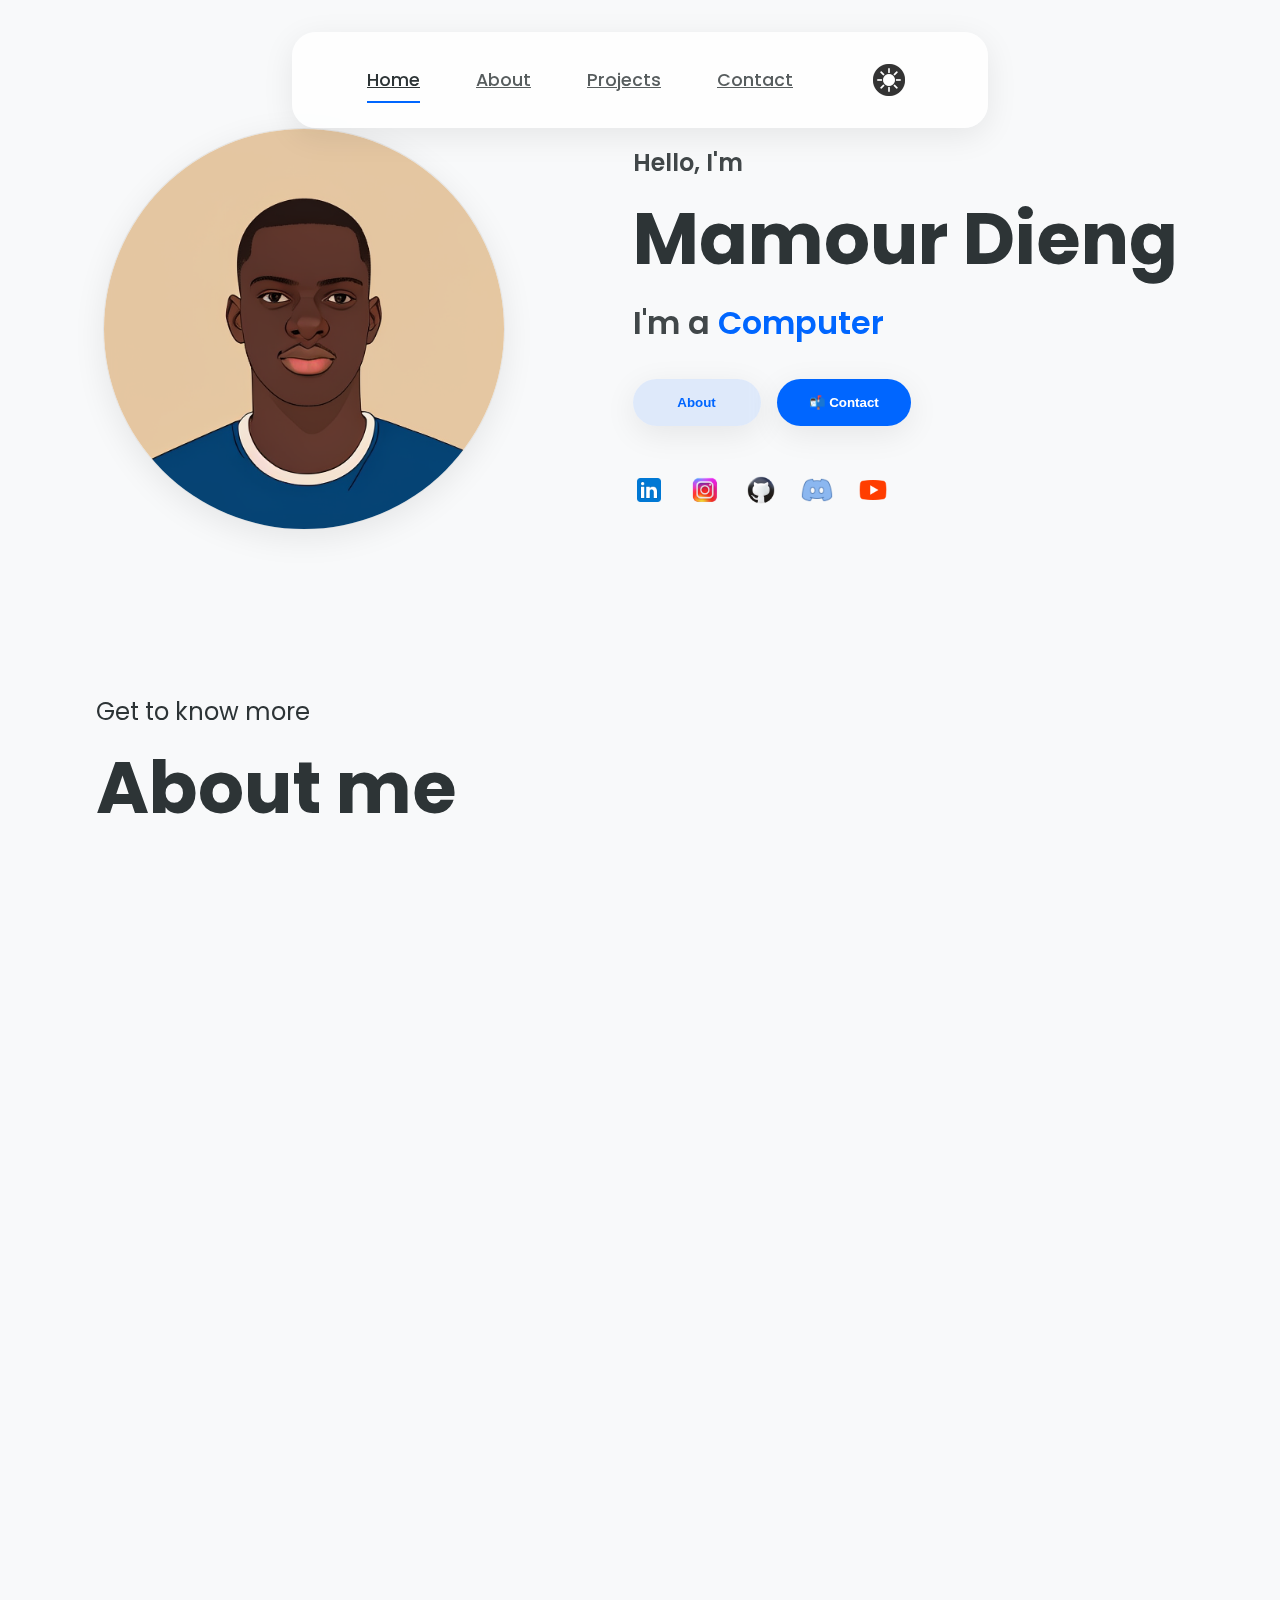
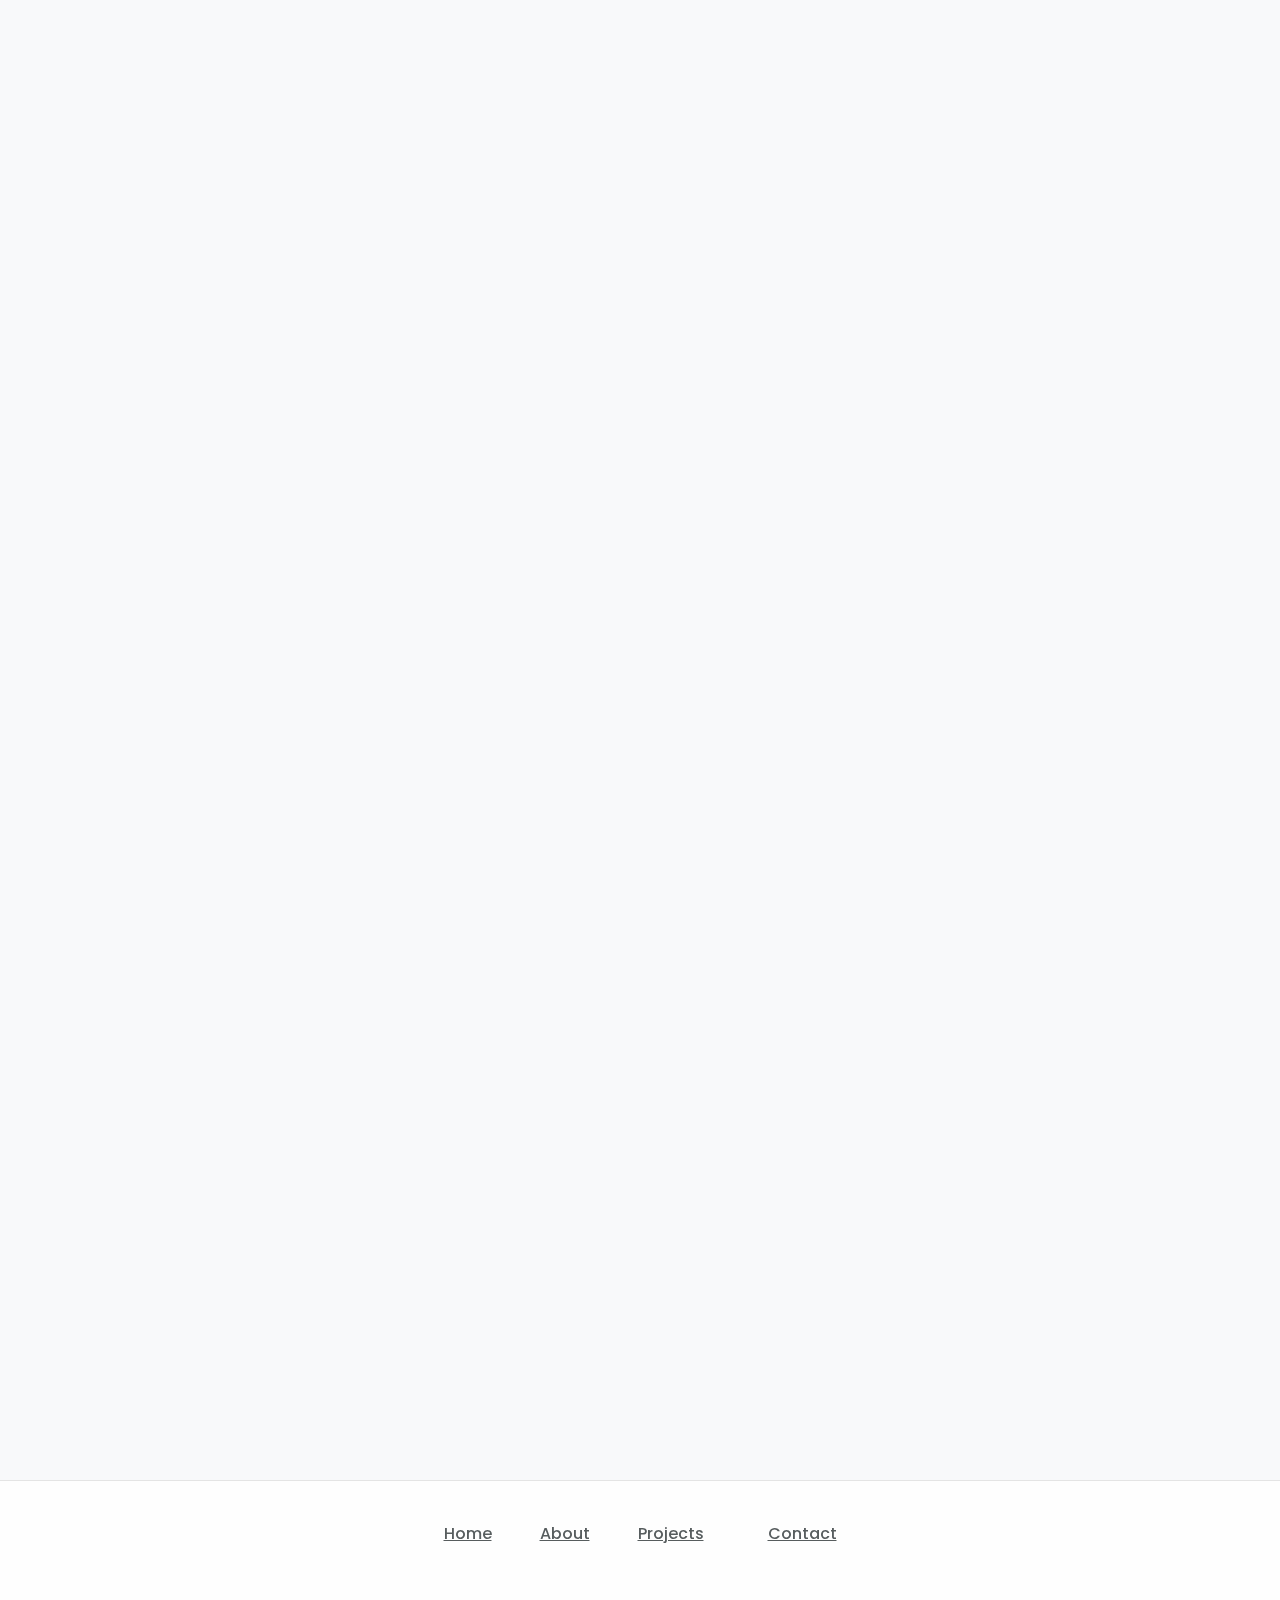
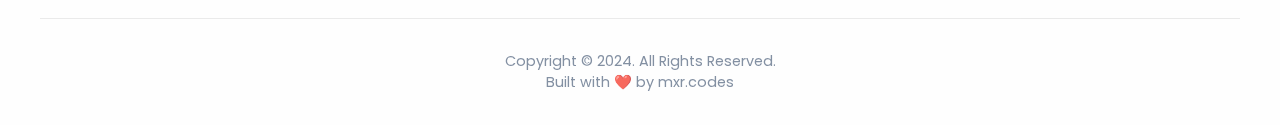
<file: index.htm>
<!DOCTYPE html>
<html lang="en">
<head>
    <meta charset="UTF-8">
    <meta name="viewport" content="width=device-width, initial-scale=1.0">
    <meta name="description" content="Mamour Dieng's personal Portfolio">
    <meta name="keywords" content="Mamour Dieng, mxr.codes, Mamour Dieng's Portfolio, Étudiant École Supérieure Polytechnique de Dakar">
    <meta name="author" content="Mamour Dieng">
    
    <!-- Open Graph Meta Tags -->
    <meta property="og:title" content="Mamour Dieng's Portfolio">
    <meta property="og:description" content="Explore my portfolio showcasing a Wordle game using Python, full-stack React applications, GitHub credentials integration, and more. Stay tuned for updates on YouTube and Instagram.">
    <meta property="og:url" content="https://mxr.codes">
    <meta property="og:image" content="https://mxr.codes/images/mypfp.png">
    <meta property="og:site_name" content="mxr.codes">
    <meta property="og:see_also" content="https://www.instagram.com/mxr.codes">

    <!-- Twitter Card Meta Tags. -->
    <meta name="twitter:card" content="summary_large_image">
    <meta name="twitter:title" content="Mamour Dieng's Portfolio">
    <meta name="twitter:description" content="Explore my portfolio showcasing a Wordle game using Python, full-stack React applications, GitHub credentials integration, and more. Stay tuned for updates on YouTube and Instagram.">
    <meta name="twitter:image" content="https://mxr.codes/images/mypfp.png">
    <meta name="twitter:site" content="@mxr.codes">
    
    <link rel="icon" type="image/png" href="images/favicon.ico">
    <link rel="stylesheet" type="text/css" href="style.css">
    <link rel="stylesheet" type="text/css" href="mediaqueries.css">
    <link rel="stylesheet" href="https://unpkg.com/aos@next/dist/aos.css" />
</head>
    
<body>
    <nav id="desktop-nav">
        <div>
            <ul class="nav-links">
                <li><a href="#profile" class="nav-link active">Home</a></li>
                <li><a href="#about" class="nav-link">About</a></li>
                <li><a href="#projects" class="nav-link">Projects</a></li>
                <li><a href="#contact" class="nav-link">Contact</a></li>
                <li>
                    <img
                      id="modeToggle"
                      class="icon color-icon"
                      src="./images/theme_light.png"
                      src-light="./images/theme_light.png"
                      src-dark="./images/theme_dark.png"
                      alt="Color theme icon"
                    />
                </li>
            </ul>
        </div>
    </nav>
    <nav id="hamburger-nav">
        <div class="logo">mxr.codes</div>
        <div class="hamburger-menu">
            <div class="hamburger-icon" onclick="toggleMenu()">
                <span></span>
                <span></span>
                <span></span>
            </div>
            <div class="menu-links">
                <li><a href="#home" onclick="toggleMenu()">Home</a></li>
                <li><a href="#about" onclick="toggleMenu()">About</a></li>
                <li><a href="#projects" onclick="toggleMenu()">Projects</a></li>
                <li><a href="#contact" onclick="toggleMenu()">Contact</a></li>
            </div>
        </div>
    </nav>
    <section id="profile">
        <div class="section__pic-container" data-aos="fade-right">
            <img class="me" src="/images/image.png" alt="profile-pic"/>
        </div>
        <div class="section__text" data-aos="fade-left">
            <p class="section__text__p1">Hello, I'm</p>
            <h1 class="title">Mamour Dieng</h1>
            <p class="section__text__p2">
                <span class="static-text">I'm a</span> 
                <span class="dynamic-text" data-period="2000" 
                      data-type='["Computer Science Student 👨🏾‍💻", "YouTuber 🎥", "Python & AI Enthusiast 🤖", "Content Creator ✨", "Chess Player ♟️"]'>
                </span>
            </p>
            <div class="btn-container">
                <button class="btn btn-color-2" onclick="location.href='#about'">
                    About
                </button>
                <button class="btn btn-color-1" onclick="location.href='#contact'">
                    📬 Contact
                </button>
            </div>
            <div id="socials-container">
                <a href="https://www.linkedin.com/in/mamour-dieng-394237261/" target="_blank" class="social-link" data-aos="fade-up" data-aos-delay="100">
                    <img src="images/icons/linkedin.png" alt="My LinkedIn profile" class="icon"/>
                </a>
                <a href="https://instagram.com/mxr.codes" target="_blank" class="social-link" data-aos="fade-up" data-aos-delay="200">
                    <img src="images/icons/instagram.png" alt="My Instagram profile" class="icon"/>
                </a>
                <a href="https://github.com/mamour-dx" target="_blank" class="social-link" data-aos="fade-up" data-aos-delay="300">
                    <img src="images/icons/github.png" alt="My GitHub profile" class="icon"/>
                </a>
                <a href="https://discord.gg/Q7MDwkQH3E" target="_blank" class="social-link" data-aos="fade-up" data-aos-delay="400">
                    <img src="images/icons/discord.png" alt="My Discord server" class="icon"/>
                </a>
                <a href="https://www.youtube.com/@mxr_codes" target="_blank" class="social-link" data-aos="fade-up" data-aos-delay="500">
                    <img src="images/icons/youtube.png" alt="My YouTube channel" class="icon"/>
                </a>
            </div>
        </div>
    </section>
    <section id="about">
        <p class="section__text__p1" data-aos="fade-up">Get to know more</p>
        <h1 class="title" data-aos="fade-up">About me</h1>
        <div class="section-container">
            <div class="section__pic-container" data-aos="fade-right">
                <img src="/images/about-me-pic.png" class="about-pic"/>
            </div>
            <div class="about-details-container" data-aos="fade-left">
                <div class="about-containers">
                    <div class="details-container" data-aos="zoom-in" data-aos-delay="100">
                        <img src="/images/icons/experience.png" alt="" class="icon"/>
                        <h3>Student</h3>
                        <p>DUT 1<br>École Supérieure Polytechnique de Dakar</p>
                    </div>
                    <div class="details-container" data-aos="zoom-in" data-aos-delay="200">
                        <img src="/images/icons/education.png" alt="" class="icon"/>
                        <h3>Content creator</h3>
                        <p>Instagram, YouTube and TikTok</p>
                    </div>
                </div>
                <div class="text-container" data-aos="fade-up">
                    <p>     
                        I started coding a little over six months ago, and the aspect I love most about computer science is the creativity. After self-teaching Python using <a href="https://cs50.harvard.edu/python/2022/" target="_blank">CS50P</a> course, I enrolloed ESP Dakar, where I learned about algotrithms,computer architecture, networks etc. <br>
                        Later on, I had the opportunity to use HTML/CSS and JavaScript, particularly with React. 
                    </p> 
                </div>
            </div>
        </div>
        <img src="/images/icons/arrow.png" class="icon arrow" onclick="location.href='#projects'" data-aos="fade-up">
    </section>
    <section id="projects">
        <p class="section__text__p1" data-aos="fade-up">Browse my recent</p>
        <h1 class="title" data-aos="fade-up">Projects</h1>
        <div class="experience-details-container">
          <div class="about-containers">

            <div class="details-container color-containers" data-aos="zoom-in">
                <div class="article-container">
                <img src="/images/CS50P.png" alt="Project 1" class="project-img">
                </div>
                <h2 class="experience-sub-title project-title"><a title="What is wordle?" href="https://www.nytimes.com/games/wordle/index.html" target="_blank">Wordle</a> game using Python</h2>
                <div class="btn-container">
                    <button class="btn btn-color-2 project-btn" onclick="location.href='https://github.com/mamour-dx/python-wordle-game'">Github</button>
                    <button class="btn btn-color-2 project-btn" onclick="location.href='https://certificates.cs50.io/f2751e08-4cd6-47ea-8532-13213b9c3344.pdf?size=letter'">Credentials</button>
                </div>
            </div>
        
            <div class="details-container color-containers" data-aos="zoom-in">
                <div class="article-container">
                <img src="/images/today-i-learned.png" alt="Project 2" class="project-img">
                </div>
                <h2 class="experience-sub-title project-title">Full-Stack Web Application with React</h2>
                <div class="btn-container">
                    <button class="btn btn-color-2 project-btn" onclick="window.open('https://todayilearned-mxr.netlify.app/', '_blank')">Live Demo</button>
                    <button class="btn btn-color-2 project-btn" onclick="window.open('https://www.udemy.com/certificate/UC-bf97c656-c227-4767-9c8a-800f71873448/','_blank')">Credentials</button>
                </div>
            </div>

            <div class="details-container color-containers" data-aos="zoom-in">
                <div class="article-container">
                <img src="/images/python-website.png" alt="Project 3" class="project-img">
                </div>
                <h2 class="experience-sub-title project-title">Python Quiz Application!</h2>
                <div class="btn-container">
                    <button class="btn btn-color-2 project-btn" onclick="window.open('https://python.mxr.codes/', '_blank')">Live Demo</button>
                    <button class="btn btn-color-2 project-btn" onclick="location.href='https://www.instagram.com/p/C7hyXpmtdHk/'">Instagram</button>
                </div>
            </div>

        </div>
        </div>
        <img src="/images/icons/arrow.png" class="icon arrow" onclick="location.href='#contact'" data-aos="fade-up">
    </section>
    <section id="contact">
        <p class="section__text__p1" data-aos="fade-up">Get in touch</p>
        <h1 class="title" data-aos="fade-up">Contact Me</h1>
        <div class="contact-info-upper-container" data-aos="zoom-in">
            <div class="contact-info-container">
                <img src="/images/icons/email.png" alt="email" class="icon contact-icon email-icon">
                <p><a href="mailto:contact@mxr.codes">contact@mxr.codes</a></p>
            </div>
            
        </div>
    </section>
    <footer>
        <div class="footer-content">
            <nav>
                <div class="nav-links-container">
                    <ul class="nav-links">
                        <li><a href="#profile">Home</a></li>
                        <li><a href="#about">About</a></li>
                        <li><a href="#projects">Projects</a></li>
                        <li><a href="#contact">Contact</a></li>
                    </ul>
                </div>
            </nav>
            <div class="footer-bottom">
                <p>Copyright &#169; 2024. All Rights Reserved.</p>
                <p>Built with ❤️ by mxr.codes</p>
            </div>
        </div>
    </footer>
    
    <script src="https://unpkg.com/aos@next/dist/aos.js"></script>
    <script src="script.js"></script>
</body>
</html>
</file>
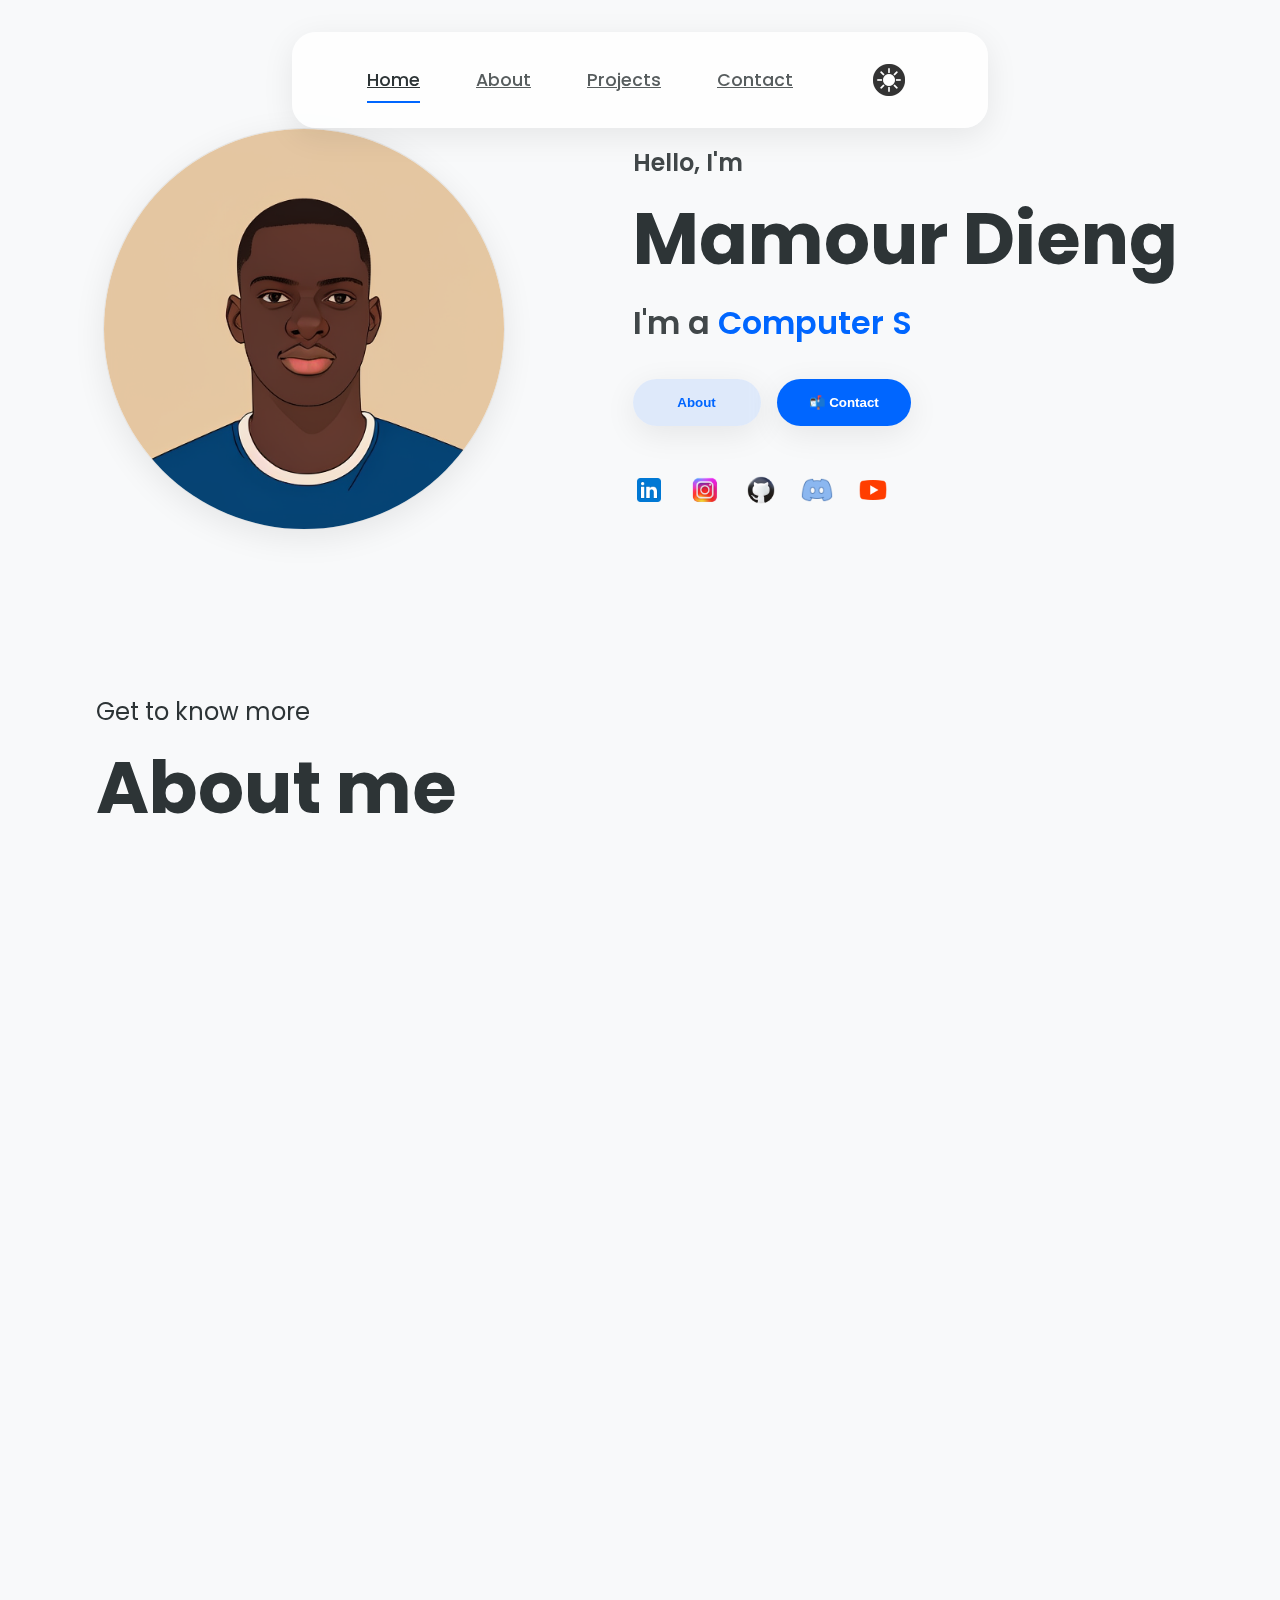
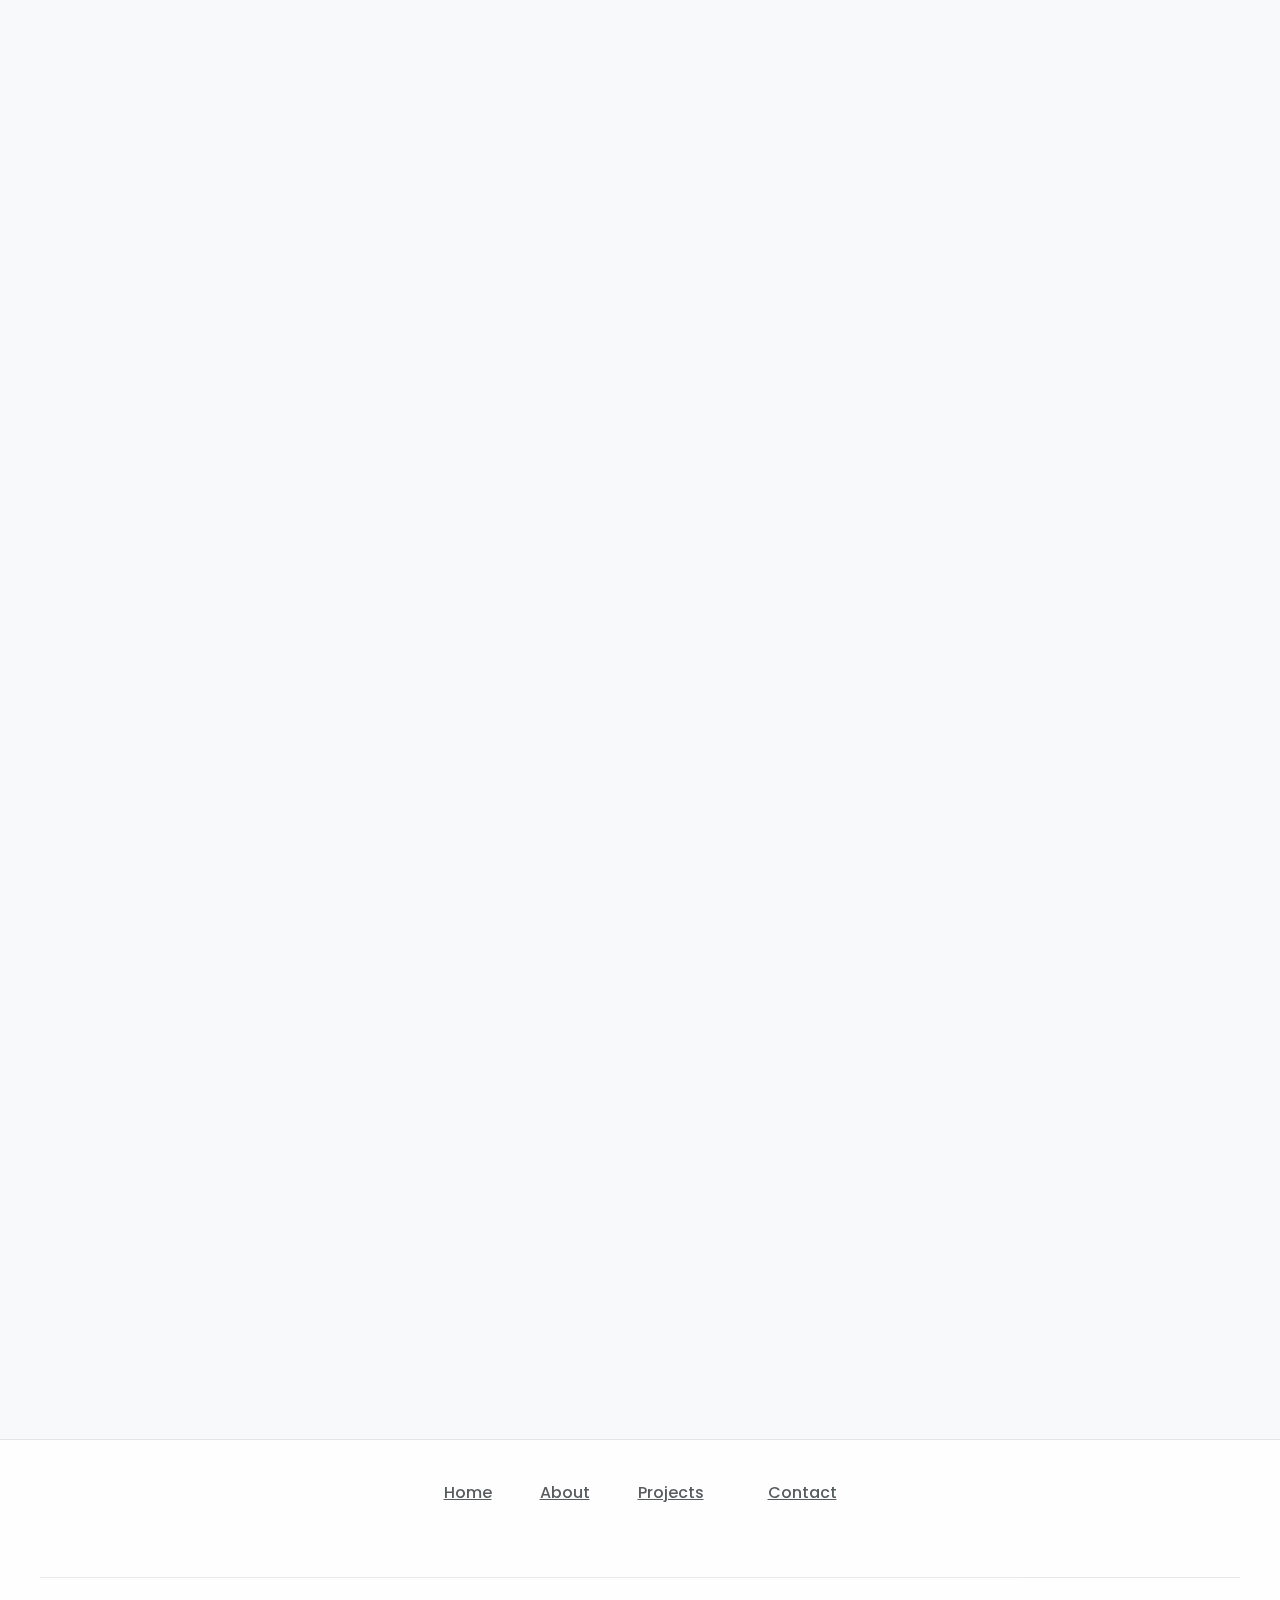
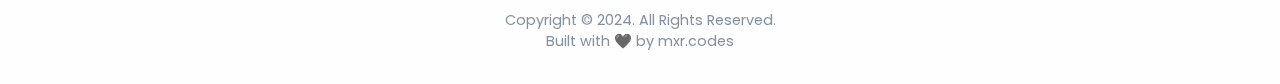
<file: index.html>
<!DOCTYPE html>
<html lang="en">
<head>
    <meta charset="UTF-8">
    <meta name="viewport" content="width=device-width, initial-scale=1.0">
    <meta name="description" content="Mamour Dieng's personal Portfolio">
    <meta name="keywords" content="Mamour Dieng, mxr.codes, Mamour Dieng's Portfolio, Étudiant École Supérieure Polytechnique de Dakar">
    <meta name="author" content="Mamour Dieng">
    
    <!-- Open Graph Meta Tags -->
    <meta property="og:title" content="Mamour Dieng's Portfolio">
    <meta property="og:description" content="Explore my portfolio showcasing a Wordle game using Python, full-stack React applications, GitHub credentials integration, and more. Stay tuned for updates on YouTube and Instagram.">
    <meta property="og:url" content="https://mxr.codes">
    <meta property="og:image" content="https://mxr.codes/images/mypfp.png">
    <meta property="og:site_name" content="mxr.codes">
    <meta property="og:see_also" content="https://www.instagram.com/mxr.codes">

    <!-- Twitter Card Meta Tags. -->
    <meta name="twitter:card" content="summary_large_image">
    <meta name="twitter:title" content="Mamour Dieng's Portfolio">
    <meta name="twitter:description" content="Explore my portfolio showcasing a Wordle game using Python, full-stack React applications, GitHub credentials integration, and more. Stay tuned for updates on YouTube and Instagram.">
    <meta name="twitter:image" content="https://mxr.codes/images/mypfp.png">
    <meta name="twitter:site" content="@mxr.codes">
    
    <link rel="icon" type="image/png" href="images/favicon.ico">
    <link rel="stylesheet" type="text/css" href="style.css">
    <link rel="stylesheet" type="text/css" href="mediaqueries.css">
    <link rel="stylesheet" href="https://unpkg.com/aos@next/dist/aos.css" />
</head>
    
<body>
    <nav id="desktop-nav">
        <div>
            <ul class="nav-links">
                <li><a href="#profile" class="nav-link active">Home</a></li>
                <li><a href="#about" class="nav-link">About</a></li>
                <li><a href="#projects" class="nav-link">Projects</a></li>
                <li><a href="#contact" class="nav-link">Contact</a></li>
                <li>
                    <img
                      id="modeToggle"
                      class="icon color-icon"
                      src="./images/theme_light.png"
                      src-light="./images/theme_light.png"
                      src-dark="./images/theme_dark.png"
                      alt="Color theme icon"
                    />
                </li>
            </ul>
        </div>
    </nav>
    <nav id="hamburger-nav">
        <div class="logo">mxr.codes</div>
        <div class="hamburger-menu">
            <div class="hamburger-icon" onclick="toggleMenu()">
                <span></span>
                <span></span>
                <span></span>
            </div>
            <div class="menu-links">
                <li><a href="#home" onclick="toggleMenu()">Home</a></li>
                <li><a href="#about" onclick="toggleMenu()">About</a></li>
                <li><a href="#projects" onclick="toggleMenu()">Projects</a></li>
                <li><a href="#contact" onclick="toggleMenu()">Contact</a></li>
            </div>
        </div>
    </nav>
    <section id="profile">
        <div class="section__pic-container" data-aos="fade-right">
            <img class="me" src="/images/image.png" alt="profile-pic"/>
        </div>
        <div class="section__text" data-aos="fade-left">
            <p class="section__text__p1">Hello, I'm</p>
            <h1 class="title">Mamour Dieng</h1>
            <p class="section__text__p2">
                <span class="static-text">I'm a</span> 
                <span class="dynamic-text" data-period="2000" 
                      data-type='["Computer Science Student", "Developer", "Python & AI Enthusiast 🤖", "YouTuber 🎥",  "Chess Player ♟️"]'>
                </span>
            </p>
            <div class="btn-container">
                <button class="btn btn-color-2" onclick="location.href='#about'">
                    About
                </button>
                <button class="btn btn-color-1" onclick="location.href='#contact'">
                    📬 Contact
                </button>
            </div>
            <div id="socials-container">
                <a href="https://www.linkedin.com/in/mamour-d-394237261/" target="_blank" class="social-link" data-aos="fade-up" data-aos-delay="100">
                    <img src="images/icons/linkedin.png" alt="My LinkedIn profile" class="icon"/>
                </a>
                <a href="https://instagram.com/mxr.codes" target="_blank" class="social-link" data-aos="fade-up" data-aos-delay="200">
                    <img src="images/icons/instagram.png" alt="My Instagram profile" class="icon"/>
                </a>
                <a href="https://github.com/mamour-dx" target="_blank" class="social-link" data-aos="fade-up" data-aos-delay="300">
                    <img src="images/icons/github.png" alt="My GitHub profile" class="icon"/>
                </a>
                <a href="https://discord.gg/Q7MDwkQH3E" target="_blank" class="social-link" data-aos="fade-up" data-aos-delay="400">
                    <img src="images/icons/discord.png" alt="My Discord server" class="icon"/>
                </a>
                <a href="https://www.youtube.com/@mxr_codes" target="_blank" class="social-link" data-aos="fade-up" data-aos-delay="500">
                    <img src="images/icons/youtube.png" alt="My YouTube channel" class="icon"/>
                </a>
            </div>
        </div>
    </section>
    <section id="about">
        <p class="section__text__p1" data-aos="fade-up">Get to know more</p>
        <h1 class="title" data-aos="fade-up">About me</h1>
        <div class="section-container">
            <div class="section__pic-container" data-aos="fade-right">
                <img src="/images/about-me-pic.png" class="about-pic"/>
            </div>
            <div class="about-details-container" data-aos="fade-left">
                <div class="about-containers">
                    <div class="details-container" data-aos="zoom-in" data-aos-delay="100">
                        <img src="/images/icons/experience.png" alt="" class="icon"/>
                        <h3>Student</h3>
                        <p>DUT 2<br>École Supérieure Polytechnique de Dakar</p>
                    </div>
                    <div class="details-container" data-aos="zoom-in" data-aos-delay="200">
                        <img src="/images/icons/education.png" alt="" class="icon"/>
                        <h3>Content creator</h3>
                        <p>Instagram, YouTube and TikTok</p>
                    </div>
                </div>
                <div class="text-container" data-aos="fade-up">
                    <p>     
                        I started coding in July 2024, and the aspect I love most about computer science is the creativity. After self-teaching Python using <a href="https://cs50.harvard.edu/python/2022/" target="_blank">CS50P</a> course, I enrolloed ESP Dakar, where I learned about algotrithms, computer architecture, networks etc. I learned (and still learning) multiple programming languages at school like C, Java, PHP, SQL for Databases etc. <br>
                        I also had the opportunity to use HTML/CSS and JavaScript, particularly with React JS. 
                    </p> 
                </div>
            </div>
        </div>
        <img src="/images/icons/arrow.png" class="icon arrow" onclick="location.href='#projects'" data-aos="fade-up">
    </section>
    <section id="projects">
        <p class="section__text__p1" data-aos="fade-up">Browse my recent</p>
        <h1 class="title" data-aos="fade-up">Projects</h1>
        <div class="projects-container">
            <div class="project-card" data-aos="fade-up">
                <div class="project-image">
                    <img src="/images/git-website.png" alt="Git Tutorial Website" class="project-img">
                    <div class="project-overlay">
                        <div class="tech-stack">
                            <span class="tech-tag">HTML</span>
                            <span class="tech-tag">CSS</span>
                            <span class="tech-tag">Git</span>
                            <span class="tech-tag">GitHub CI/CD</span>
                        </div>
                    </div>
                </div>
                <div class="project-content">
                    <h3 class="project-title">Learn Git Essentials</h3>
                    <p class="project-description">An interactive and concise tutorial to learn Git basics. Designed to help beginners quickly understand this essential tool in software development.</p>
                    <div class="btn-container">
                        <button class="btn project-btn btn-color-2" onclick="window.open('https://git.mxr.codes', '_blank')">Live Demo</button>
                        <button class="btn project-btn btn-color-1" onclick="window.open('https://github.com/mamour-dx/learn-git', '_blank')">Github</button>
                    </div>
                </div>
            </div>
            <div class="project-card" data-aos="fade-up">
                <div class="project-image">
                    <img src="/images/notemaster.png" alt="NoteMaster App" class="project-img">
                    <div class="project-overlay">
                        <div class="tech-stack">
                            <span class="tech-tag">Python</span>
                            <span class="tech-tag">Streamlit</span>
                            <span class="tech-tag">GitHub</span>
                            <span class="tech-tag">Deepseek API</span>
                        </div>
                    </div>
                </div>
                <div class="project-content">
                    <h3 class="project-title">NoteMaster</h3>
                    <p class="project-description">An active learning MVP application that allows you to take notes, generate questions, and track your progress in your courses.</p>
                    <div class="btn-container">
                        <button class="btn btn-color-2 project-btn" onclick="window.open('https://notemaster.streamlit.app', '_blank')">
                            Live Demo
                        </button>
                        <button class="btn btn-color-1 project-btn" onclick="window.open('https://www.youtube.com/watch?v=1hFGjvgwC_8', '_blank')">
                            YouTube
                        </button>
                    </div>
                </div>
            </div>

            <div class="project-card" data-aos="fade-up" data-aos-delay="200">
                <div class="project-image">
                    <img src="/images/python-website.png" alt="Python Quiz" class="project-img">
                    <div class="project-overlay">
                        <div class="tech-stack">
                            <span class="tech-tag">HTML</span>
                            <span class="tech-tag">CSS</span>
                            <span class="tech-tag">JavaScript</span>
                            <span class="tech-tag">Quiz App</span>
                        </div>
                    </div>
                </div>
                <div class="project-content">
                    <h3 class="project-title">Python Quiz Application</h3>
                    <p class="project-description">An interactive quiz application to test your Python knowledge with various difficulty levels and topics.</p>
                    <div class="btn-container">
                        <button class="btn btn-color-2 project-btn" onclick="window.open('https://python.mxr.codes/', '_blank')">
                            Live Demo
                        </button>
                        <button class="btn btn-color-1 project-btn" onclick="location.href='https://www.instagram.com/p/C7hyXpmtdHk/'">
                            Instagram
                        </button>
                    </div>
                </div>
            </div>

            <div class="project-card" data-aos="fade-up" data-aos-delay="400">
                <div class="project-image">
                    <img src="/images/CS50P.png" alt="Wordle Game" class="project-img">
                    <div class="project-overlay">
                        <div class="tech-stack">
                            <span class="tech-tag">Python</span>
                            <span class="tech-tag">CLI</span>
                            <span class="tech-tag">Game Dev</span>
                            <span class="tech-tag">CS50</span>
                        </div>
                    </div>
                </div>
                <div class="project-content">
                    <h3 class="project-title"><a title="What is wordle?" href="https://www.nytimes.com/games/wordle/index.html" target="_blank">Wordle</a> game using Python</h3>
                    <p class="project-description">A command-line implementation of the popular Wordle game built with Python as part of the CS50P course.</p>
                    <div class="btn-container">
                        <button class="btn btn-color-1 project-btn" onclick="location.href='https://github.com/mamour-dx/python-wordle-game'">
                            Github
                        </button>
                        <button class="btn btn-color-2 project-btn" onclick="location.href='https://certificates.cs50.io/f2751e08-4cd6-47ea-8532-13213b9c3344.pdf?size=letter'">
                            Credentials
                        </button>
                    </div>
                </div>
            </div>

            <div class="project-card" data-aos="fade-up" data-aos-delay="600">
                <div class="project-image">
                    <img src="/images/today-i-learned.png" alt="Today I Learned" class="project-img">
                    <div class="project-overlay">
                        <div class="tech-stack">
                            <span class="tech-tag">React</span>
                            <span class="tech-tag">JavaScript</span>
                            <span class="tech-tag">CSS</span>
                            <span class="tech-tag">Full-Stack</span>
                        </div>
                    </div>
                </div>
                <div class="project-content">
                    <h3 class="project-title">Full-Stack Web Application with React</h3>
                    <p class="project-description">A web application built with React that allows users to share and discover interesting facts they've learned.</p>
                    <div class="btn-container">
                        <button class="btn btn-color-2 project-btn" onclick="window.open('https://todayilearned-mxr.netlify.app/', '_blank')">
                            Live Demo
                        </button>
                        <button class="btn btn-color-1 project-btn" onclick="location.href='https://github.com/mamour-dx/Web-App'">
                            GitHub
                        </button>
                    </div>
                </div>
            </div>
        </div>
        
        <div class="technologies-section" data-aos="fade-up">
            <h2 class="technologies-title">My Toolbox ⚒️</h2>
            <div class="technologies-container">
                <div class="technology-item" data-aos="zoom-in" data-aos-delay="50">
                    <img src="/images/technologies/python.png" alt="Python" class="technology-icon">
                    <span class="technology-name">Python</span>
                </div>
                <div class="technology-item" data-aos="zoom-in" data-aos-delay="100">
                    <img src="/images/technologies/html.png" alt="HTML" class="technology-icon">
                    <span class="technology-name">HTML</span>
                </div>
                <div class="technology-item" data-aos="zoom-in" data-aos-delay="150">
                    <img src="/images/technologies/css.png" alt="CSS" class="technology-icon">
                    <span class="technology-name">CSS</span>
                </div>
                <div class="technology-item" data-aos="zoom-in" data-aos-delay="200">
                    <img src="/images/technologies/javascript.png" alt="JavaScript" class="technology-icon">
                    <span class="technology-name">JavaScript</span>
                </div>
                <div class="technology-item" data-aos="zoom-in" data-aos-delay="250">
                    <img src="/images/technologies/react.png" alt="React" class="technology-icon">
                    <span class="technology-name">React</span>
                </div>
                <div class="technology-item" data-aos="zoom-in" data-aos-delay="300">
                    <img src="/images/technologies/streamlit.png" alt="Streamlit" class="technology-icon">
                    <span class="technology-name">Streamlit</span>
                </div>
                <div class="technology-item" data-aos="zoom-in" data-aos-delay="350">
                    <img src="/images/technologies/github.png" alt="GitHub" class="technology-icon">
                    <span class="technology-name">GitHub</span>
                </div>
                <div class="technology-item" data-aos="zoom-in" data-aos-delay="400">
                    <img src="/images/technologies/git.png" alt="Git" class="technology-icon">
                    <span class="technology-name">Git</span>
                </div>
                <div class="technology-item" data-aos="zoom-in" data-aos-delay="450">
                    <img src="/images/technologies/cli.png" alt="Command Line" class="technology-icon">
                    <span class="technology-name">CLI</span>
                </div>
                <div class="technology-item" data-aos="zoom-in" data-aos-delay="500">
                    <img src="/images/technologies/deepseek.png" alt="Deepseek API" class="technology-icon">
                    <span class="technology-name">AI API</span>
                </div>
            </div>
        </div>
        
        <img src="/images/icons/arrow.png" class="icon arrow" onclick="location.href='#contact'" data-aos="fade-up">
    </section>
    <section id="contact">
        <p class="section__text__p1" data-aos="fade-up">Get in touch</p>
        <h1 class="title" data-aos="fade-up">Contact Me</h1>
        <div class="contact-info-upper-container" data-aos="zoom-in">
            <div class="contact-info-container">
                <img src="/images/icons/email.png" alt="email" class="icon contact-icon email-icon">
                <p><a href="mailto:contact@mxr.codes">contact@mxr.codes</a></p>
            </div>
            
        </div>
    </section>
    <footer>
        <div class="footer-content">
            <nav>
                <div class="nav-links-container">
                    <ul class="nav-links">
                        <li><a href="#profile">Home</a></li>
                        <li><a href="#about">About</a></li>
                        <li><a href="#projects">Projects</a></li>
                        <li><a href="#contact">Contact</a></li>
                    </ul>
                </div>
            </nav>
            <div class="footer-bottom">
                <p>Copyright &#169; 2024. All Rights Reserved.</p>
                <p>Built with 🖤 by mxr.codes</p>
            </div>
        </div>
    </footer>
    
    <script src="https://unpkg.com/aos@next/dist/aos.js"></script>
    <script src="script.js"></script>
</body>
</html>
</file>
<file: style.css>
@import url("https://fonts.googleapis.com/css2?family=Poppins:wght@300;400;500;600&display=swap");

/* Default Light Mode */
:root {
  --primary-color: #ffffff;
  --background-color: #f8f9fa;
  --text-color: #2d3436;
  --text-color-light: #64748b;
  --accent-color: #0066FF;
  --accent-color-light: rgba(0, 102, 255, 0.1);
  --glass: rgba(255, 255, 255, 0.8);
  --glass-dark: rgba(255, 255, 255, 0.95);
  --shadow: 0 8px 32px 0 rgba(0, 0, 0, 0.08);
  --backdrop: blur(10px);
  --border-color: rgba(0, 0, 0, 0.1);
}

/* Dark Mode */
[theme="dark"] {
  --primary-color: #0a0a0a;
  --background-color: #000000;
  --text-color: #ffffff;
  --text-color-light: #94a3b8;
  --accent-color: #3b82f6;
  --accent-color-light: rgba(59, 130, 246, 0.1);
  --glass: rgba(0, 0, 0, 0.8);
  --glass-dark: rgba(0, 0, 0, 0.95);
  --shadow: 0 8px 32px 0 rgba(0, 0, 0, 0.3);
  --border-color: rgba(255, 255, 255, 0.1);
}

* {
  margin: 0;
  padding: 0;
}

h3 {
  color: var(--text-color);
}

body {
  font-family: "Poppins", sans-serif;
  background-color: var(--background-color);
  color: var(--text-color);
}

html {
  scroll-behavior: smooth;
}

p {
  color: var(--text-color-light);
}

/* TRANSITION */

a,
.btn {
  transition: all 300ms ease;
}

/* DESKTOP NAV */

nav {
  position: fixed;
  top: 2rem;
  left: 50%;
  transform: translateX(-50%);
  width: auto;
  min-width: 600px;
  background: var(--glass);
  backdrop-filter: var(--backdrop);
  -webkit-backdrop-filter: var(--backdrop);
  z-index: 1000;
  border-radius: 1.5rem;
  padding: 1rem 3rem;
  box-shadow: var(--shadow);
  height: auto;
  display: flex;
  justify-content: center;
}

.nav-links {
  display: flex;
  align-items: center;
  gap: 3.5rem;
  list-style: none;
  font-size: 1.1rem;
  padding: 0.5rem 1rem;
  margin: 0;
}

.nav-links li {
  display: flex;
  align-items: center;
}

.nav-links a {
  position: relative;
  padding: 0.5rem 0;
  font-weight: 500;
  color: var(--text-color);
  opacity: 0.8;
  transition: all 0.3s ease;
  white-space: nowrap;
}

.nav-links a:hover {
  opacity: 1;
  text-decoration: none;
  transform: translateY(-1px);
}

.nav-links a::after {
  content: '';
  position: absolute;
  bottom: -2px;
  left: 0;
  width: 0;
  height: 2px;
  background: var(--accent-color);
  transition: width 0.3s ease;
}

.nav-links a:hover::after {
  width: 100%;
}

.nav-links a.active {
  opacity: 1;
}

.nav-links a.active::after {
  width: 100%;
}

.nav-links li:last-child {
  margin-left: 1rem;
}

#modeToggle {
  padding: 0.5rem;
  cursor: pointer;
  transition: transform 0.3s ease;
}

#modeToggle:hover {
  transform: rotate(45deg);
}

.logo {
  display: none;
}

/* HAMBURGER MENU */

#hamburger-nav {
  display: none;
}

.hamburger-menu {
  position: relative;
  display: inline-block;
}

.hamburger-icon {
  display: flex;
  flex-direction: column;
  justify-content: space-between;
  height: 24px;
  width: 30px;
  cursor: pointer;
}

.hamburger-icon span {
  width: 100%;
  height: 2px;
  background-color: var(--text-color);
  transition: all 0.3 ease-in-out;
}

.menu-links {
  position: absolute;
  top: 100%;
  right: 0;
  background-color: var(--glass-dark);
  width: fit-content;
  max-height: 0;
  overflow: hidden;
  transition: all 0.3 ease-in-out;
}

.menu-links a {
  display: block;
  padding: 10px;
  text-align: center;
  font-size: 1.5rem;
  color: var(--text-color);
  text-decoration: none;
  transition: all 0.3 ease-in-out;
}

.menu-links li {
  list-style: none;
}

.menu-links.open {
  max-height: 300px;
}

.hamburger-icon.open span:first-child {
  transform: rotate(45deg) translate(10px, 5px);
}

.hamburger-icon.open span:nth-child(2) {
  opacity: 0;
}

.hamburger-icon.open span:last-child {
  transform: rotate(-45deg) translate(10px, -5px);
}

.hamburger-icon span:first-child {
  transform: none;
}

.hamburger-icon span:first-child {
  opacity: 1;
}

.hamburger-icon span:first-child {
  transform: none;
}

/* SECTIONS */

section {
  padding-top: 4vh;
  height: 96vh;
  margin: 0 10rem;
  box-sizing: border-box;
  min-height: fit-content;
}

.section-container {
  display: flex;
}

/* PROFILE SECTION */

#profile {
  display: flex;
  justify-content: center;
  align-items: center;
  gap: 8rem;
  height: 100vh;
  margin: 0;
  padding: 0 10rem;
  background: var(--background-color);
}

.section__pic-container {
  position: relative;
  overflow: hidden;
  border-radius: 50%;
  box-shadow: var(--shadow);
  animation: float 6s ease-in-out infinite;
  height: 400px;
  width: 400px;
  display: flex;
  justify-content: center;
  align-items: center;
  background: var(--glass);
  backdrop-filter: var(--backdrop);
  -webkit-backdrop-filter: var(--backdrop);
  border: 1px solid var(--border-color);
}

.section__pic-container img.me {
  width: 100%;
  height: 100%;
  object-fit: cover;
  object-position: center;
}

.section__text {
  align-self: center;
  text-align: left;
  animation: fadeIn 1s ease-in;
  max-width: 600px;
}

@keyframes fadeIn {
  from { opacity: 0; transform: translateY(20px); }
  to { opacity: 1; transform: translateY(0); }
}

.section__text p {
  font-weight: 600;
}

.section__text__p1 {
  font-size: 1.5rem;
  margin-bottom: 1rem;
  color: var(--text-color);
  opacity: 0.9;
}

.section__text__p2 {
  font-size: 2rem;
  margin-bottom: 2rem;
  min-height: 3rem;
  text-align: left;
}

.section__text__p2 .static-text {
  color: var(--text-color);
  opacity: 0.9;
}

.section__text__p2 .dynamic-text {
  color: var(--accent-color);
  font-weight: 600;
}

.title {
  font-size: 4.5rem;
  line-height: 1.2;
  margin-bottom: 1rem;
  background: none;
  -webkit-background-clip: unset;
  background-clip: unset;
  color: var(--text-color);
  font-weight: 700;
  text-align: left;
}

#socials-container {
  display: flex;
  justify-content: flex-start;
  margin-top: 3rem;
  gap: 1.5rem;
}

.social-link {
  opacity: 0.7;
  transition: all 0.3s ease;
}

.social-link:hover {
  opacity: 1;
  transform: translateY(-3px);
}

/* ICONS */

.icon {
  cursor: pointer;
  height: 2rem;
}

/* BUTTONS */

.btn-container {
  display: flex;
  justify-content: flex-start;
  margin-top: 2rem;
  gap: 1rem;
}

.btn {
  font-weight: 600;
  transition: all 300ms ease;
  padding: 1rem 2rem;
  width: auto;
  min-width: 8rem;
  border-radius: 2rem;
  background: var(--glass);
  backdrop-filter: var(--backdrop);
  -webkit-backdrop-filter: var(--backdrop);
  border: 1px solid var(--border-color);
  box-shadow: var(--shadow);
  color: var(--text-color);
}

.btn:hover {
  transform: translateY(-3px);
  box-shadow: 0 10px 20px rgba(0, 0, 0, 0.2);
}

.btn:active {
  transform: translateY(-1px);
  box-shadow: 0 5px 10px rgba(0, 0, 0, 0.2);
}

.btn-color-1,
.btn-color-2 {
  border: var(--border-color);
  color: var(--text-color-light);
}

.btn-color-1:hover,
.btn-color-2:hover {
  cursor: pointer;
}

.btn-color-1,
.btn-color-2:hover {
  background: var(--accent-color);
  color: white;
}

.btn-color-1:hover {
  background: var(--text-color);
}

.btn-color-2 {
  background: var(--accent-color-light);
  color: var(--accent-color);
}

.btn-color-2:hover {
  border: var(--border-color);
  background: var(--text-color);
}

.btn-container {
  gap: 1rem;
}

/* ABOUT SECTION */

#about {
  position: relative;
}

.about-containers {
  gap: 2rem;
  margin-bottom: 2rem;
  margin-top: 2rem;
}

.about-details-container {
  justify-content: center;
  flex-direction: column;
}

.about-containers,
.about-details-container {
  display: flex;
}

.about-pic {
  border-radius: 2rem;
  width: 100%;
  height: 100%;
  object-fit: cover;
}

.arrow {
  position: absolute;
  right: -5rem;
  bottom: 2.5rem;
}

.details-container {
  padding: 1.5rem;
  flex: 1;
  background: var(--glass);
  backdrop-filter: var(--backdrop);
  -webkit-backdrop-filter: var(--backdrop);
  border-radius: 2rem;
  border: 1px solid var(--border-color);
  box-shadow: var(--shadow);
  text-align: center;
  transition: transform 0.3s ease;
}

.details-container:hover {
  transform: translateY(-5px);
}

.section-container {
  gap: 5rem;
  height: 80%;
  align-items: center;
}

#about .section__pic-container {
  height: 400px;
  width: 500px;
  margin: auto 0;
  border-radius: 2rem;
  overflow: hidden;
}

#about .about-details-container {
  flex: 1;
  max-width: 600px;
}

/* EXPERIENCE SECTION */

#experience {
  position: relative;
}

.experience-sub-title {
  color: var(--text-color);
  font-weight: 600;
  font-size: 1.75rem;
  margin-bottom: 2rem;
}

.experience-details-container {
  display: flex;
  justify-content: center;
  flex-direction: column;
}

.article-container {
  display: flex;
  text-align: initial;
  flex-wrap: wrap;
  flex-direction: row;
  gap: 2.5rem;
  justify-content: space-around;
}

article {
  display: flex;
  width: 10rem;
  justify-content: space-around;
  gap: 0.5rem;
}

article .icon {
  cursor: default;
}

/* PROJECTS SECTION */

#projects {
  position: relative;
  padding: 6rem 0;
}

.projects-container {
  display: grid;
  grid-template-columns: repeat(auto-fill, minmax(300px, 1fr));
  gap: 3rem;
  max-width: 1400px;
  margin: 3rem auto 0;
  padding: 0 2rem;
}

.project-card {
  position: relative;
  background: rgba(255, 255, 255, 0.05);
  backdrop-filter: blur(10px);
  -webkit-backdrop-filter: blur(10px);
  border-radius: 0.75rem;
  overflow: hidden;
  box-shadow: 0 10px 30px rgba(0, 0, 0, 0.1);
  transition: all 0.4s ease;
  height: 100%;
  display: flex;
  flex-direction: column;
  border: 1px solid rgba(255, 255, 255, 0.1);
}

[theme="dark"] .project-card {
  background: rgba(0, 0, 0, 0.2);
  box-shadow: 0 10px 30px rgba(0, 0, 0, 0.3);
}

.project-card:hover {
  transform: translateY(-10px);
  box-shadow: 0 20px 40px rgba(0, 0, 0, 0.15);
}

[theme="dark"] .project-card:hover {
  box-shadow: 0 20px 40px rgba(0, 0, 0, 0.4);
}

.project-image {
  position: relative;
  width: 100%;
  height: 220px;
  overflow: hidden;
}

.project-img {
  width: 100%;
  height: 100%;
  object-fit: cover;
  transition: transform 0.6s ease;
}

.project-card:hover .project-img {
  transform: scale(1.05);
}

.project-overlay {
  position: absolute;
  bottom: 0;
  left: 0;
  width: 100%;
  background: linear-gradient(to top, rgba(0, 0, 0, 0.9), rgba(0, 0, 0, 0.6) 70%, transparent);
  padding: 1rem;
  opacity: 1;
  transition: all 0.3s ease;
}

.tech-stack {
  display: flex;
  flex-wrap: wrap;
  gap: 0.4rem;
  margin-bottom: 0.5rem;
}

.tech-tag {
  background: var(--accent-color);
  color: white;
  padding: 0.3rem 0.6rem;
  border-radius: 0.4rem;
  font-size: 0.8rem;
  font-weight: 500;
  box-shadow: 0 4px 8px rgba(0, 0, 0, 0.3);
  transition: all 0.3s ease;
  white-space: nowrap;
}

.tech-tag:hover {
  transform: translateY(-2px);
  box-shadow: 0 6px 12px rgba(0, 0, 0, 0.4);
}

.project-content {
  padding: 1.5rem;
  flex-grow: 1;
  display: flex;
  flex-direction: column;
}

.project-title {
  font-size: 1.5rem;
  font-weight: 600;
  margin-bottom: 1rem;
  color: var(--text-color);
}

.project-title a {
  color: var(--text-color);
  text-decoration: none;
  transition: color 0.3s ease;
}

.project-title a:hover {
  color: var(--accent-color);
}

.project-description {
  color: var(--text-color-secondary);
  margin-bottom: 1.5rem;
  line-height: 1.6;
  flex-grow: 1;
}

.project-card .btn-container {
  margin-top: auto;
  display: flex;
  gap: 1rem;
  justify-content: center;
}

.project-card .project-btn {
  flex: 1;
  padding: 0.8rem 1.2rem;
  font-size: 0.9rem;
  border-radius: 0.5rem;
  min-width: unset;
  white-space: nowrap;
}

/* CONTACT */

#contact {
  display: flex;
  justify-content: center;
  flex-direction: column;
  height: 70vh;
  padding-top: 8rem;
}

.contact-info-upper-container {
  display: flex;
  justify-content: center;
  border-radius: 2rem;
  border: 1px solid var(--border-color);
  box-shadow: var(--shadow);
  background: var(--glass);
  backdrop-filter: var(--backdrop);
  -webkit-backdrop-filter: var(--backdrop);
  margin: 2rem auto;
  padding: 0.5rem;
}

.contact-info-container {
  display: flex;
  align-items: center;
  justify-content: center;
  gap: 0.5rem;
  margin: 1rem;
}

.contact-info-container p {
  font-size: larger;
}

.contact-icon {
  cursor: default;
}

.email-icon {
  height: 2.5rem;
}

/* FOOTER SECTION */

footer {
  background: var(--glass);
  backdrop-filter: var(--backdrop);
  -webkit-backdrop-filter: var(--backdrop);
  border-top: 1px solid var(--border-color);
  padding: 2rem 0;
  margin-top: 4rem;
}

footer nav {
  position: relative;
  transform: none;
  left: auto;
  top: auto;
  background: none;
  backdrop-filter: none;
  -webkit-backdrop-filter: none;
  box-shadow: none;
  border-radius: 0;
  padding: 0;
  margin-bottom: 2rem;
  min-width: unset;
  width: 100%;
}

footer .nav-links-container {
  display: flex;
  justify-content: center;
  width: 100%;
}

footer .nav-links {
  gap: 3rem;
  padding: 0;
  margin-bottom: 2rem;
}

footer .nav-links a {
  font-size: 1rem;
  opacity: 0.8;
  transition: all 0.3s ease;
}

footer .nav-links a:hover {
  opacity: 1;
  transform: translateY(-2px);
}

.footer-content {
  max-width: 1200px;
  margin: 0 auto;
  padding: 0 2rem;
}

.footer-bottom {
  text-align: center;
  padding-top: 2rem;
  border-top: 1px solid var(--border-color);
  margin-top: 2rem;
  opacity: 0.8;
  font-size: 0.9rem;
}

.footer-bottom a {
  color: var(--accent-color);
  text-decoration: none;
  transition: all 0.3s ease;
}

.footer-bottom a:hover {
  opacity: 0.8;
  text-decoration: none;
}

/* TECHNOLOGIES SECTION */

.technologies-section {
  margin: 6rem auto 4rem;
  max-width: 1400px;
  padding: 0 2rem;
  text-align: center;
}

.technologies-title {
  font-size: 2rem;
  margin-bottom: 3rem;
  color: var(--text-color);
  position: relative;
  display: inline-block;
}

.technologies-title::after {
  content: '';
  position: absolute;
  bottom: -10px;
  left: 50%;
  transform: translateX(-50%);
  width: 80px;
  height: 3px;
  background: var(--accent-color);
  border-radius: 3px;
}

.technologies-container {
  display: flex;
  flex-wrap: wrap;
  justify-content: center;
  gap: 3rem;
  margin-top: 2rem;
}

.technology-item {
  display: flex;
  flex-direction: column;
  align-items: center;
  gap: 1rem;
  width: 120px;
  transition: all 0.3s ease;
}

.technology-item:hover {
  transform: translateY(-10px);
}

.technology-icon {
  width: 70px;
  height: 70px;
  object-fit: contain;
  filter: grayscale(20%);
  transition: all 0.3s ease;
}

.technology-item:hover .technology-icon {
  filter: grayscale(0%);
  transform: scale(1.1);
}

.technology-name {
  font-size: 0.9rem;
  font-weight: 500;
  color: var(--text-color);
}

/* Media queries for technologies section */
@media screen and (max-width: 800px) {
  .technologies-container {
    gap: 2rem;
  }
  
  .technology-item {
    width: 100px;
  }
  
  .technology-icon {
    width: 60px;
    height: 60px;
  }
}

@media screen and (max-width: 600px) {
  .technologies-container {
    gap: 1.5rem;
  }
  
  .technology-item {
    width: 80px;
  }
  
  .technology-icon {
    width: 50px;
    height: 50px;
  }
  
  .technology-name {
    font-size: 0.8rem;
  }
}

/* Add responsive styles for project cards */
@media screen and (max-width: 768px) {
  .projects-container {
    grid-template-columns: 1fr;
    padding: 0 1rem;
    gap: 2rem;
  }

  .project-image {
    height: 200px;
  }

  .project-overlay {
    padding: 0.8rem;
  }

  .tech-stack {
    gap: 0.3rem;
  }

  .tech-tag {
    padding: 0.25rem 0.5rem;
    font-size: 0.75rem;
  }

  .project-content {
    padding: 1.2rem;
  }

  .project-title {
    font-size: 1.3rem;
    margin-bottom: 0.8rem;
  }

  .project-description {
    font-size: 0.9rem;
    margin-bottom: 1.2rem;
  }
}

@media screen and (max-width: 480px) {
  .projects-container {
    gap: 1.5rem;
  }

  .project-image {
    height: 180px;
  }

  .tech-tag {
    padding: 0.2rem 0.4rem;
    font-size: 0.7rem;
  }

  .project-card .btn-container {
    flex-direction: row;
    gap: 0.5rem;
    padding: 0;
    margin-top: 1rem;
  }

  .project-card .project-btn {
    padding: 0.6rem 1rem;
    font-size: 0.85rem;
    min-width: unset;
    width: auto;
  }
}

/* Media queries for contact section */
@media screen and (max-width: 768px) {
  #contact {
    height: auto;
    min-height: 60vh;
    padding: 4rem 1rem;
  }

  .contact-info-upper-container {
    margin: 2rem 1rem;
    width: auto;
  }

  .contact-info-container {
    margin: 0.8rem;
  }

  .contact-info-container p {
    font-size: 1rem;
  }
}

@media screen and (max-width: 480px) {
  #contact {
    padding: 3rem 1rem;
  }

  .contact-info-upper-container {
    margin: 1.5rem 1rem;
    padding: 0.3rem;
  }

  .contact-info-container {
    margin: 0.6rem;
    gap: 0.3rem;
  }

  .email-icon {
    height: 2rem;
  }

  #contact .section__text__p1 {
    font-size: 1.2rem;
    margin-bottom: 0.5rem;
  }

  #contact .title {
    font-size: 2.5rem;
    margin-bottom: 1.5rem;
  }
}

/* Mobile Menu Styles */
.mobile-menu-toggle,
.mobile-menu,
.mobile-menu-overlay {
    display: none;
}

@media screen and (max-width: 768px) {
    nav#desktop-nav {
        display: none;
    }

    /* Theme toggle for mobile */
    #modeToggle {
        position: fixed;
        top: 1.5rem;
        right: 1.5rem;
        z-index: 1003;
        background: var(--glass);
        border-radius: 50%;
        padding: 0.5rem;
        box-shadow: var(--shadow);
        border: 1px solid var(--border-color);
        backdrop-filter: var(--backdrop);
        -webkit-backdrop-filter: var(--backdrop);
    }

    .mobile-menu-toggle {
        display: flex;
        flex-direction: column;
        justify-content: center;
        align-items: center;
        position: fixed;
        top: 1.5rem;
        left: 1.5rem;
        width: 40px;
        height: 40px;
        border: none;
        background: var(--glass);
        backdrop-filter: var(--backdrop);
        -webkit-backdrop-filter: var(--backdrop);
        border-radius: 50%;
        z-index: 1002;
        cursor: pointer;
        padding: 8px;
        box-shadow: var(--shadow);
        border: 1px solid var(--border-color);
    }

    .mobile-menu-toggle span {
        display: block;
        width: 100%;
        height: 2px;
        background: var(--text-color);
        margin: 5px 0;
        transition: 0.4s;
        border-radius: 2px;
    }

    .mobile-menu-toggle.active span:nth-child(1) {
        transform: rotate(-45deg) translate(-5px, 6px);
    }

    .mobile-menu-toggle.active span:nth-child(2) {
        opacity: 0;
    }

    .mobile-menu-toggle.active span:nth-child(3) {
        transform: rotate(45deg) translate(-5px, -6px);
    }

    .mobile-menu {
        position: fixed;
        top: 0;
        right: -300px;
        width: 300px;
        height: 100vh;
        background: var(--glass-dark);
        backdrop-filter: var(--backdrop);
        -webkit-backdrop-filter: var(--backdrop);
        z-index: 1001;
        transition: 0.4s ease;
        box-shadow: var(--shadow);
        border-left: 1px solid var(--border-color);
    }

    .mobile-menu.active {
        right: 0;
    }

    .mobile-menu-overlay {
        display: block;
        position: fixed;
        top: 0;
        left: 0;
        width: 100%;
        height: 100%;
        background: rgba(0, 0, 0, 0.5);
        z-index: 1000;
        opacity: 0;
        visibility: hidden;
        transition: 0.4s ease;
    }

    .mobile-menu-overlay.active {
        opacity: 1;
        visibility: visible;
    }

    .mobile-menu-header {
        padding: 2rem;
        border-bottom: 1px solid var(--border-color);
    }

    .menu-title {
        font-size: 1.2rem;
        font-weight: 600;
        color: var(--text-color);
    }

    .mobile-menu-links {
        list-style: none;
        padding: 1rem 0;
    }

    .mobile-menu-item {
        display: flex;
        align-items: center;
        padding: 1rem 2rem;
        color: var(--text-color);
        text-decoration: none;
        transition: 0.3s ease;
        gap: 1rem;
    }

    .mobile-menu-item:hover {
        background: var(--accent-color-light);
    }

    .mobile-menu-item.active {
        color: var(--accent-color);
        background: var(--accent-color-light);
    }

    .menu-icon {
        font-size: 1.2rem;
    }

    .menu-text {
        font-size: 1rem;
        font-weight: 500;
    }

    section {
        padding-top: 6rem;
        margin: 0 2rem;
    }
}
</file>
<file: mediaqueries.css>
@media screen and (max-width: 1400px) {
  #profile {
    height: auto;
    padding: 8rem 4rem;
  }

  section {
    margin: 0 6rem;
  }
  
  .projects-container {
    grid-template-columns: repeat(auto-fill, minmax(320px, 1fr));
  }
}

@media screen and (max-width: 1200px) {
  #desktop-nav {
    display: none;
  }

  #hamburger-nav {
    display: flex;
    padding: 1rem 4rem;
    justify-content: space-between;
    align-items: center;
    width: 100%;
    box-sizing: border-box;
    background: var(--glass);
    backdrop-filter: var(--backdrop);
    -webkit-backdrop-filter: var(--backdrop);
    position: fixed;
    top: 0;
    z-index: 1000;
  }

  section {
    margin: 0 4rem;
    height: auto;
    padding: 8rem 0;
  }

  #profile {
    flex-direction: column;
    gap: 4rem;
    height: auto;
    padding: 12rem 4rem 6rem 4rem;
  }

  .section__pic-container {
    width: 300px;
    height: 300px;
    margin: 0 auto;
  }

  .section__text {
    align-items: center;
    text-align: center;
  }

  .title {
    text-align: center;
  }

  .section__text__p2 {
    text-align: center;
  }

  #socials-container {
    justify-content: center;
  }

  .btn-container {
    justify-content: center;
  }

  .about-containers {
    flex-wrap: wrap;
  }

  #about .section-container {
    flex-direction: column;
  }

  #about .section__pic-container {
    width: 275px;
    height: 275px;
    margin: 0 auto 2rem;
  }

  .arrow {
    display: none;
  }
  
  .projects-container {
    grid-template-columns: repeat(auto-fill, minmax(300px, 1fr));
    gap: 2.5rem;
  }
}

@media screen and (max-width: 800px) {
  section {
    margin: 0 2rem;
  }

  #profile {
    padding: 12rem 2rem 6rem 2rem;
  }

  .about-containers,
  .contact-info-upper-container {
    flex-direction: column;
  }

  .contact-info-container {
    margin: 0;
  }

  .experience-sub-title {
    font-size: 1.25rem;
  }

  .logo {
    font-size: 1.5rem;
  }

  .nav-links {
    flex-direction: column;
    gap: 0.5rem;
    text-align: center;
  }

  .title {
    font-size: 3rem;
  }

  .text-container {
    text-align: justify;
  }
  
  .projects-container {
    grid-template-columns: repeat(auto-fill, minmax(280px, 1fr));
    gap: 2rem;
    padding: 0 1.5rem;
  }
  
  .project-image {
    height: 220px;
  }
}

@media screen and (max-width: 600px) {
  section {
    margin: 0 1rem;
    padding: 6rem 0;
  }

  #profile {
    padding: 12rem 1rem 6rem 1rem;
  }

  .section__pic-container {
    width: 250px;
    height: 250px;
  }

  .section__text__p1 {
    font-size: 1.25rem;
  }

  .section__text__p2 {
    font-size: 1.1rem;
  }

  .title {
    font-size: 2.5rem;
  }

  .btn-container {
    flex-direction: column;
    align-items: center;
    gap: 1rem;
  }

  .btn {
    min-width: 12rem;
  }

  .about-containers {
    gap: 1rem;
  }

  .details-container {
    padding: 1rem;
  }

  .section-container {
    gap: 2.5rem;
  }

  footer {
    padding: 2rem 1rem;
  }

  footer .nav-links {
    gap: 1.5rem;
    flex-wrap: wrap;
    justify-content: center;
  }

  .footer-content {
    padding: 0 1rem;
  }
  
  .projects-container {
    grid-template-columns: 1fr;
    max-width: 450px;
    margin: 2rem auto 0;
  }
  
  .project-image {
    height: 240px;
  }
  
  .tech-tag {
    padding: 0.3rem 0.6rem;
    font-size: 0.75rem;
  }
  
  .project-card .btn-container {
    flex-direction: row;
  }
}

@media screen and (max-width: 400px) {
  .section__pic-container {
    width: 200px;
    height: 200px;
  }

  .title {
    font-size: 2rem;
  }

  #socials-container {
    gap: 1rem;
  }

  .icon {
    height: 1.75rem;
  }
}
</file>
